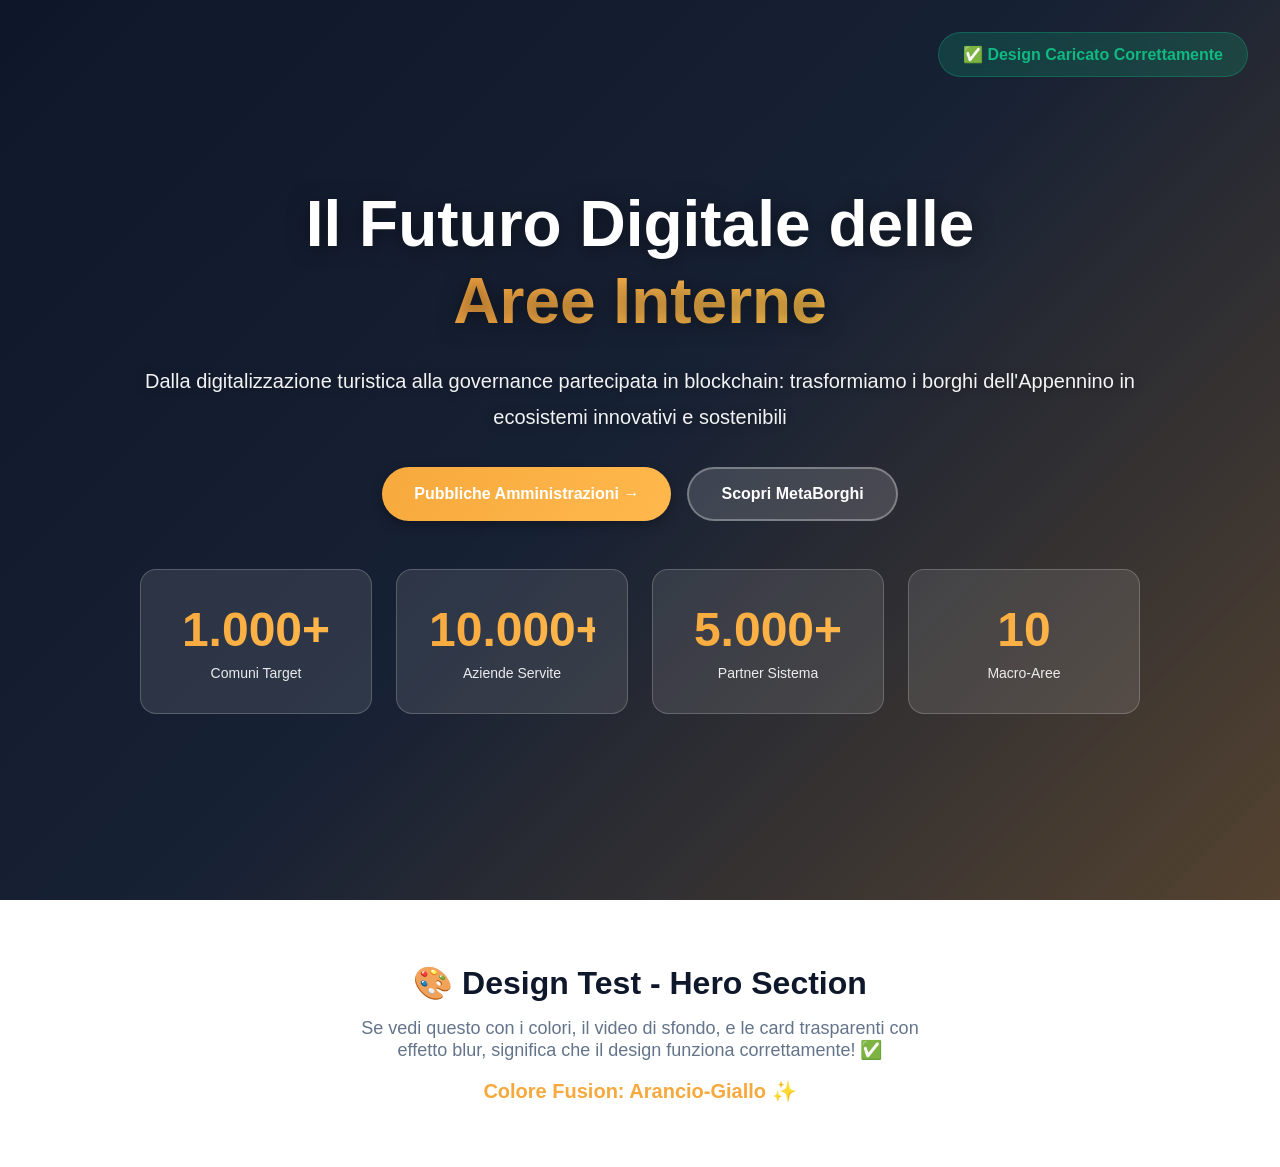
<file: preview.html>
<!DOCTYPE html>
<html lang="it">
<head>
    <meta charset="UTF-8">
    <meta name="viewport" content="width=device-width, initial-scale=1.0">
    <title>InnTour Preview - Test Design</title>
    <style>
        * {
            margin: 0;
            padding: 0;
            box-sizing: border-box;
        }

        body {
            font-family: -apple-system, BlinkMacSystemFont, 'Segoe UI', Arial, sans-serif;
            background: #0F172A;
            color: white;
        }

        .hero {
            min-height: 100vh;
            display: flex;
            align-items: center;
            justify-content: center;
            position: relative;
            overflow: hidden;
            padding: 2rem;
        }

        .video-bg {
            position: absolute;
            top: 0;
            left: 0;
            width: 100%;
            height: 100%;
            overflow: hidden;
        }

        .video-bg::after {
            content: '';
            position: absolute;
            top: 0;
            left: 0;
            width: 100%;
            height: 100%;
            background: linear-gradient(135deg, rgba(15, 23, 42, 0.75) 0%, rgba(30, 41, 59, 0.6) 50%, rgba(247, 169, 61, 0.3) 100%);
            z-index: 1;
        }

        .video-bg iframe {
            position: absolute;
            top: 50%;
            left: 50%;
            width: 100vw;
            height: 56.25vw;
            min-height: 100vh;
            min-width: 177.77vh;
            transform: translate(-50%, -50%);
        }

        .content {
            position: relative;
            z-index: 2;
            text-align: center;
            max-width: 1000px;
        }

        h1 {
            font-size: clamp(2.5rem, 5vw, 4rem);
            font-weight: 800;
            margin-bottom: 1.5rem;
            text-shadow: 0 2px 20px rgba(0, 0, 0, 0.5);
            line-height: 1.2;
        }

        .gradient-text {
            background: linear-gradient(120deg, #FF9635, #FFB84D, #FCD34D);
            -webkit-background-clip: text;
            -webkit-text-fill-color: transparent;
            background-clip: text;
            display: block;
        }

        .subtitle {
            font-size: 1.25rem;
            line-height: 1.8;
            margin-bottom: 2rem;
            color: rgba(255, 255, 255, 0.95);
            text-shadow: 0 1px 10px rgba(0, 0, 0, 0.4);
        }

        .buttons {
            display: flex;
            gap: 1rem;
            justify-content: center;
            flex-wrap: wrap;
            margin-bottom: 3rem;
        }

        .btn {
            padding: 1rem 2rem;
            border-radius: 9999px;
            font-weight: 600;
            text-decoration: none;
            display: inline-flex;
            align-items: center;
            gap: 0.5rem;
            transition: all 0.3s ease;
        }

        .btn-primary {
            background: linear-gradient(120deg, #F7A93D, #FFB84D);
            color: white;
            box-shadow: 0 4px 12px rgba(0,0,0,0.3);
        }

        .btn-primary:hover {
            transform: translateY(-3px);
            box-shadow: 0 10px 30px rgba(247, 169, 61, 0.4);
        }

        .btn-secondary {
            background: rgba(255, 255, 255, 0.15);
            color: white;
            border: 2px solid rgba(255, 255, 255, 0.3);
            backdrop-filter: blur(10px);
        }

        .btn-secondary:hover {
            background: rgba(255, 255, 255, 0.25);
        }

        .stats {
            display: grid;
            grid-template-columns: repeat(auto-fit, minmax(200px, 1fr));
            gap: 1.5rem;
            margin-top: 3rem;
        }

        .stat-card {
            background: rgba(255, 255, 255, 0.1);
            backdrop-filter: blur(20px);
            padding: 2rem;
            border-radius: 1rem;
            border: 1px solid rgba(255, 255, 255, 0.2);
            transition: all 0.3s ease;
        }

        .stat-card:hover {
            transform: translateY(-5px);
            background: rgba(255, 255, 255, 0.15);
        }

        .stat-number {
            font-size: 3rem;
            font-weight: 800;
            background: linear-gradient(120deg, #F7A93D, #FFB84D);
            -webkit-background-clip: text;
            -webkit-text-fill-color: transparent;
            background-clip: text;
        }

        .stat-label {
            font-size: 0.875rem;
            color: rgba(255, 255, 255, 0.9);
            margin-top: 0.5rem;
        }

        .status {
            position: fixed;
            top: 2rem;
            right: 2rem;
            background: rgba(16, 185, 129, 0.2);
            color: #10B981;
            padding: 0.75rem 1.5rem;
            border-radius: 9999px;
            font-weight: 600;
            border: 1px solid rgba(16, 185, 129, 0.3);
            backdrop-filter: blur(10px);
            z-index: 10;
        }

        @keyframes fadeIn {
            from {
                opacity: 0;
                transform: translateY(30px);
            }
            to {
                opacity: 1;
                transform: translateY(0);
            }
        }

        .content > * {
            animation: fadeIn 0.8s ease forwards;
        }

        .content h1 { animation-delay: 0.1s; }
        .content .subtitle { animation-delay: 0.2s; }
        .content .buttons { animation-delay: 0.3s; }
        .content .stats { animation-delay: 0.4s; }

        @media (max-width: 768px) {
            .stats {
                grid-template-columns: 1fr 1fr;
            }
            .buttons {
                flex-direction: column;
            }
            .btn {
                width: 100%;
                justify-content: center;
            }
        }
    </style>
</head>
<body>
    <div class="status">✅ Design Caricato Correttamente</div>

    <section class="hero">
        <div class="video-bg">
            <iframe
                src="https://www.youtube.com/embed/XhB4SonU7Pw?autoplay=1&mute=1&loop=1&playlist=XhB4SonU7Pw&controls=0&showinfo=0&rel=0&modestbranding=1&playsinline=1"
                frameborder="0"
                allow="autoplay; encrypted-media"
                allowfullscreen>
            </iframe>
        </div>

        <div class="content">
            <h1>
                Il Futuro Digitale delle
                <span class="gradient-text">Aree Interne</span>
            </h1>

            <p class="subtitle">
                Dalla digitalizzazione turistica alla governance partecipata in blockchain:
                trasformiamo i borghi dell'Appennino in ecosistemi innovativi e sostenibili
            </p>

            <div class="buttons">
                <a href="#" class="btn btn-primary">
                    Pubbliche Amministrazioni →
                </a>
                <a href="#" class="btn btn-secondary">
                    Scopri MetaBorghi
                </a>
            </div>

            <div class="stats">
                <div class="stat-card">
                    <div class="stat-number">1.000+</div>
                    <div class="stat-label">Comuni Target</div>
                </div>
                <div class="stat-card">
                    <div class="stat-number">10.000+</div>
                    <div class="stat-label">Aziende Servite</div>
                </div>
                <div class="stat-card">
                    <div class="stat-number">5.000+</div>
                    <div class="stat-label">Partner Sistema</div>
                </div>
                <div class="stat-card">
                    <div class="stat-number">10</div>
                    <div class="stat-label">Macro-Aree</div>
                </div>
            </div>
        </div>
    </section>

    <div style="background: white; color: #0F172A; padding: 4rem 2rem; text-align: center;">
        <h2 style="font-size: 2rem; margin-bottom: 1rem;">🎨 Design Test - Hero Section</h2>
        <p style="font-size: 1.125rem; max-width: 600px; margin: 0 auto; color: #64748B;">
            Se vedi questo con i colori, il video di sfondo, e le card trasparenti con effetto blur,
            significa che il design funziona correttamente! ✅
        </p>
        <br>
        <p style="color: #F7A93D; font-weight: 600; font-size: 1.25rem;">
            Colore Fusion: Arancio-Giallo ✨
        </p>
    </div>
</body>
</html>
</file>
